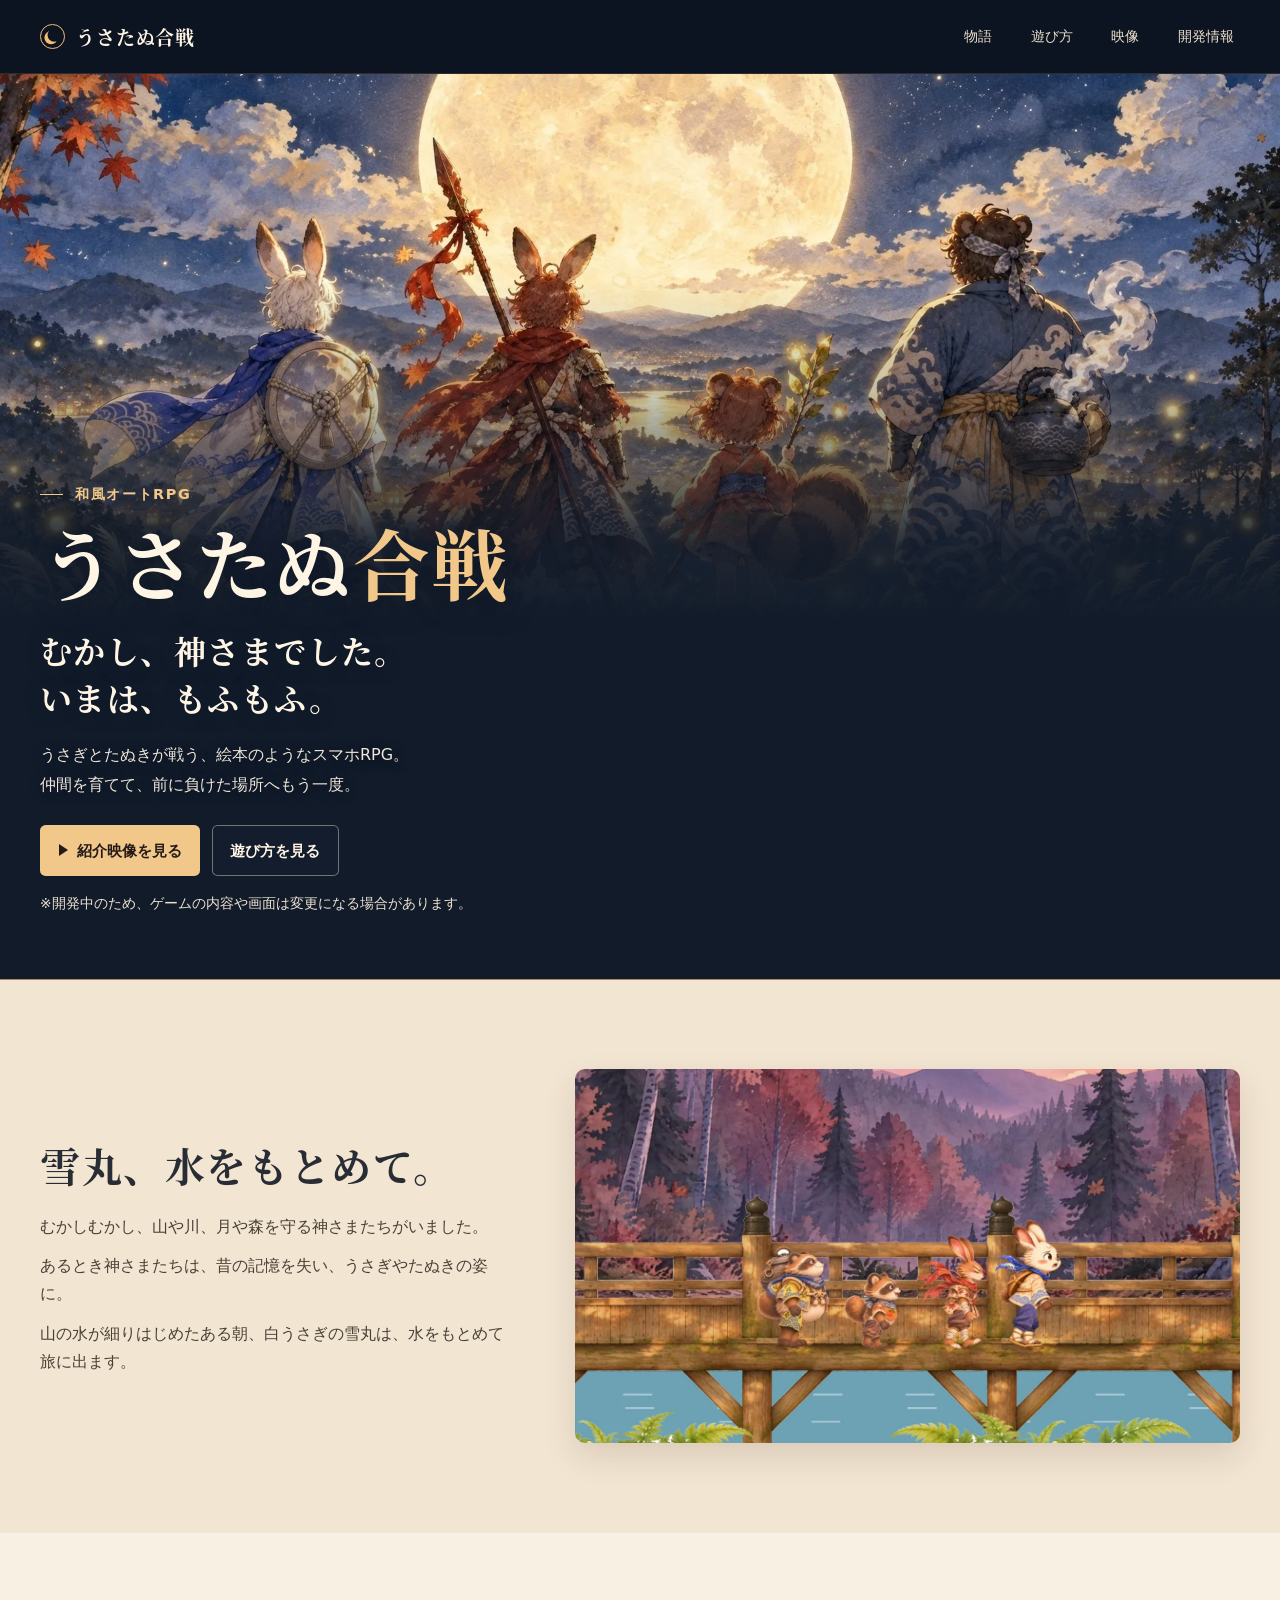
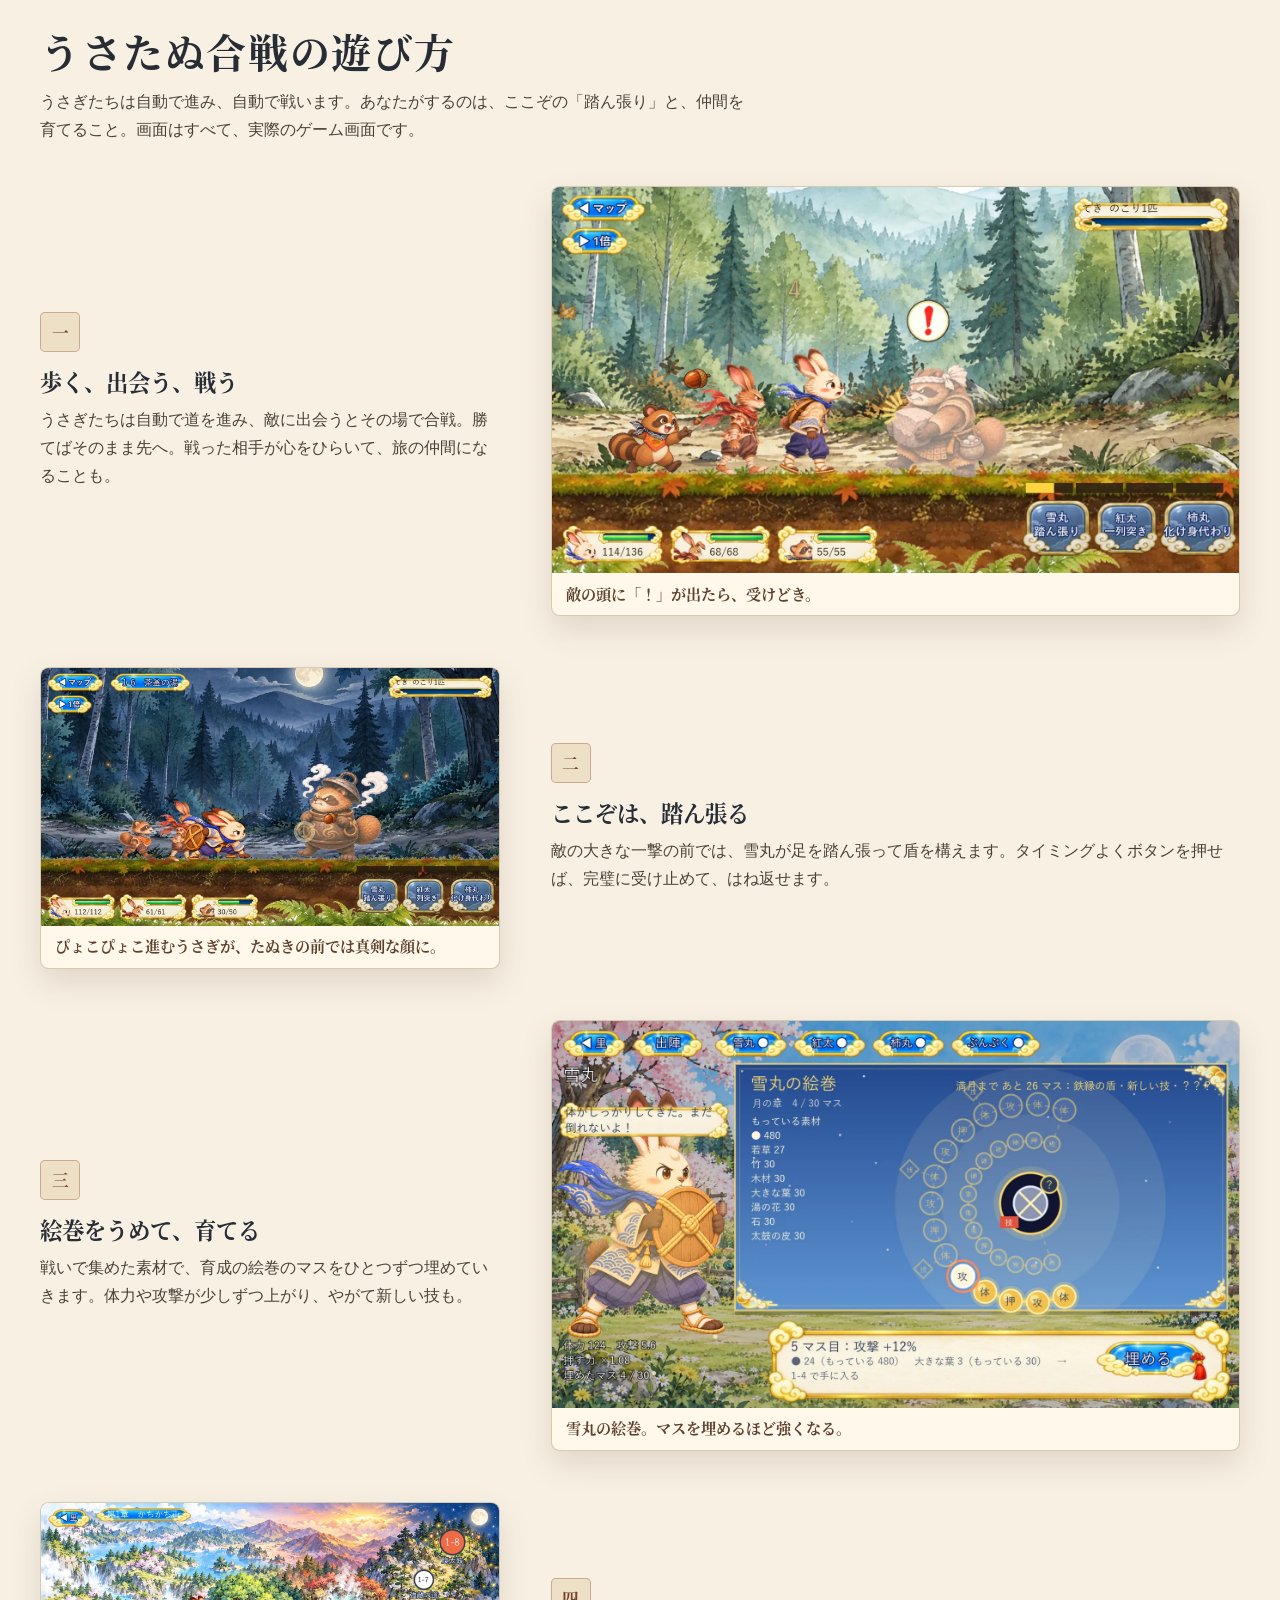
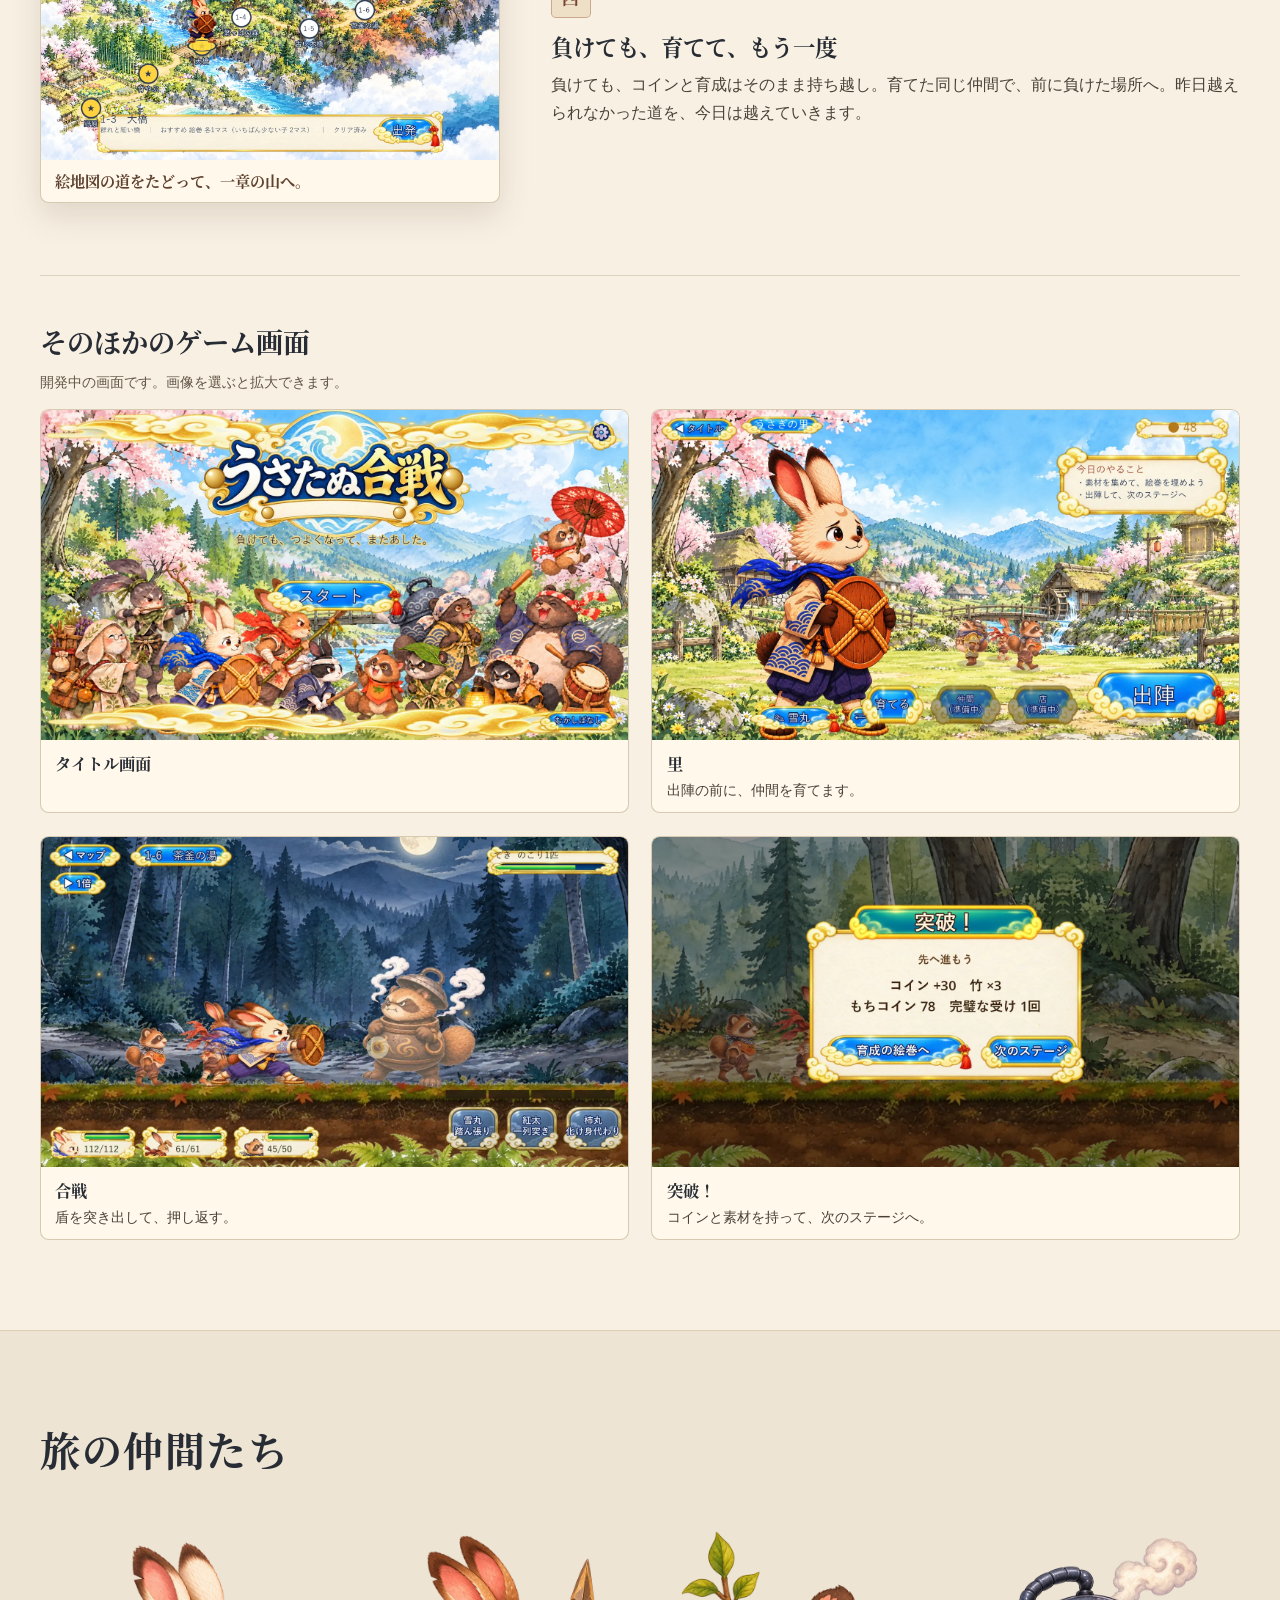
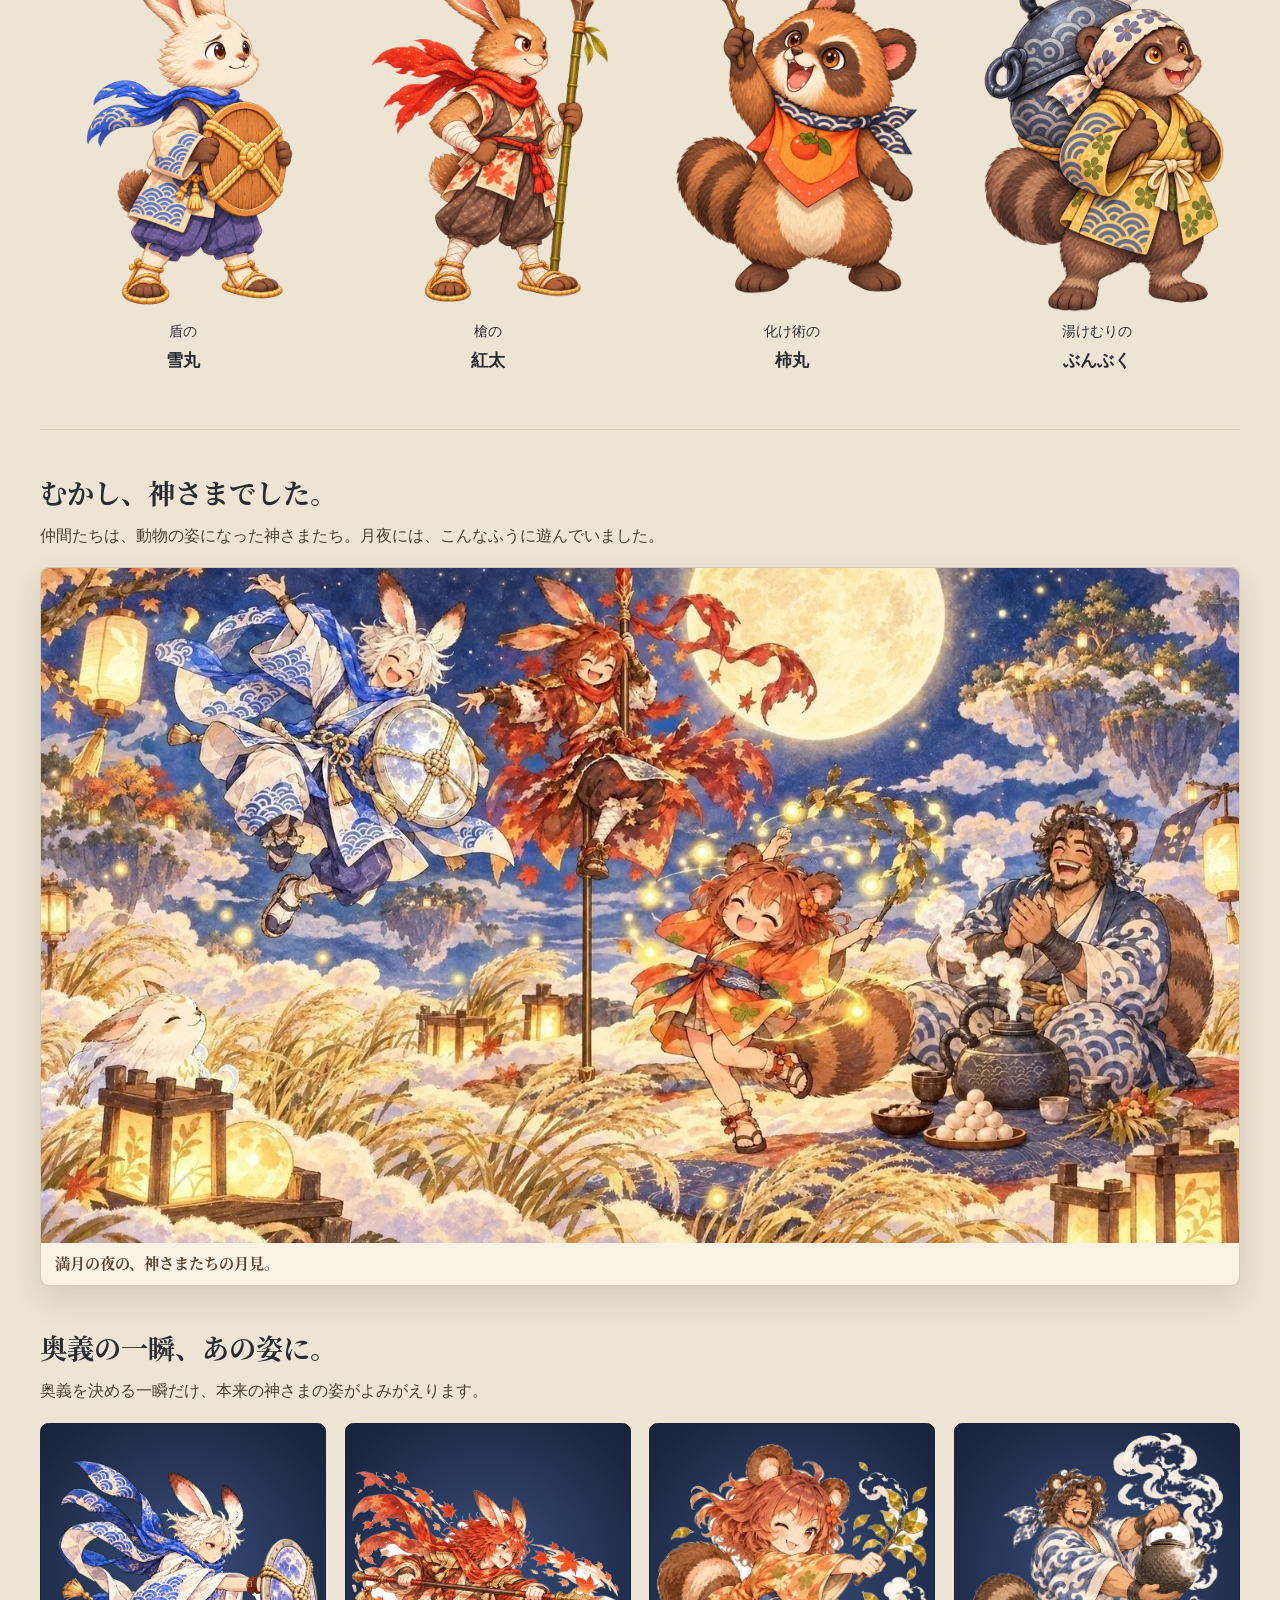
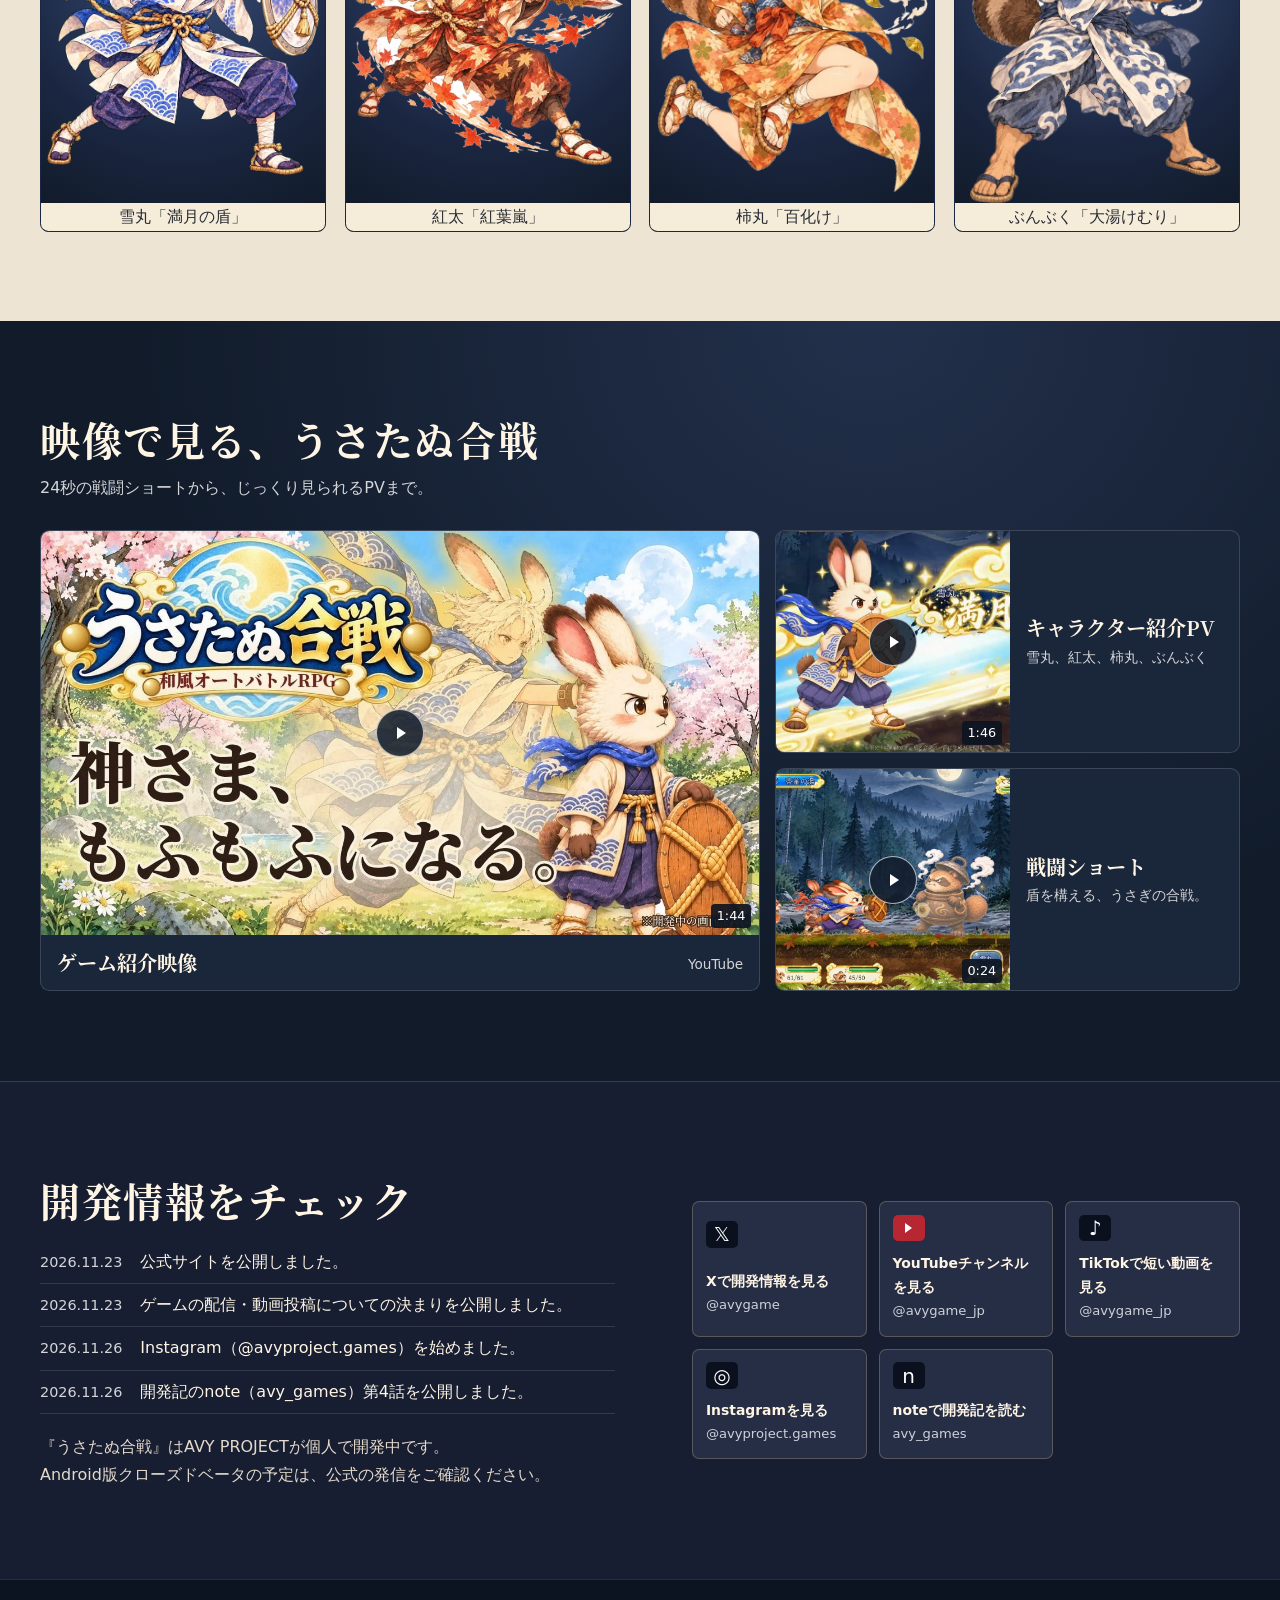
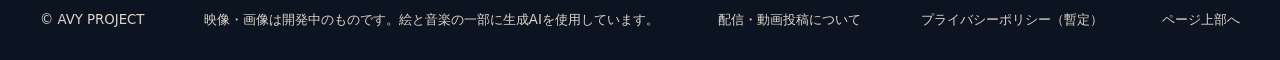
<file: index.html>
<!doctype html>
<html lang="ja">
<head>
  <meta charset="utf-8">
  <meta name="viewport" content="width=device-width, initial-scale=1">
  <meta name="theme-color" content="#111b2a">
  <meta name="description" content="うさぎとたぬきが戦う、絵本のような和風オートRPG。『うさたぬ合戦』の物語、遊び方、仲間たち、紹介映像を紹介します。">
  <title>うさたぬ合戦｜絵本のような和風オートRPG</title>
  <link rel="icon" href="assets/moonmark.png" type="image/png">
  <link rel="stylesheet" href="style.css">
</head>
<body id="top">
  <a class="skip" href="#main">本文へ</a>
  <header class="site-header">
    <div class="shell header-inner">
      <a class="wordmark" href="#top" aria-label="うさたぬ合戦 トップ">
        <span class="moon-mark" aria-hidden="true"></span>
        <span>うさたぬ合戦</span>
      </a>
      <nav aria-label="ページ内メニュー">
        <a href="#story">物語</a>
        <a href="#game">遊び方</a>
        <a href="#movies">映像</a>
        <a href="#news">開発情報</a>
      </nav>
    </div>
  </header>

  <main id="main">
    <section class="hero" aria-labelledby="title">
      <div class="hero-visual">
        <img src="assets/hero-gods.webp" srcset="assets/hero-gods-small.webp 900w, assets/hero-gods.webp 1920w" sizes="100vw" alt="満月の丘で、雪丸・紅太・柿丸・ぶんぶくの四人の神さまが、里の灯を見下ろしている" width="1920" height="1080" fetchpriority="high">
      </div>
      <div class="shell hero-inner">
        <div class="hero-copy">
          <p class="hero-kicker"><span></span> 和風オートRPG</p>
          <h1 id="title"><span>うさたぬ</span><span class="title-gold">合戦</span></h1>
          <p class="hero-line">むかし、神さまでした。<br>いまは、もふもふ。</p>
          <p class="hero-description">うさぎとたぬきが戦う、絵本のようなスマホRPG。<br class="desktop-break">仲間を育てて、前に負けた場所へもう一度。</p>
          <div class="hero-actions">
            <a class="button button-gold" href="#movies"><span class="play-icon" aria-hidden="true"></span> 紹介映像を見る</a>
            <a class="button button-outline" href="#game">遊び方を見る</a>
          </div>
          <p class="development-note">※開発中のため、ゲームの内容や画面は変更になる場合があります。</p>
        </div>
      </div>
    </section>

    <section class="story section" id="story" aria-labelledby="story-title">
      <div class="shell story-grid">
        <div class="story-copy">
          <h2 id="story-title">雪丸、水をもとめて。</h2>
          <p>むかしむかし、山や川、月や森を守る神さまたちがいました。</p>
          <p>あるとき神さまたちは、昔の記憶を失い、うさぎやたぬきの姿に。</p>
          <p>山の水が細りはじめたある朝、白うさぎの雪丸は、水をもとめて旅に出ます。</p>
        </div>
        <img class="story-art" src="assets/story-dusk.webp" alt="夕暮れの橋を、雪丸たち四人が並んで帰っていく" width="1400" height="788" loading="lazy">
      </div>
    </section>

    <section class="game section" id="game" aria-labelledby="game-title">
      <div class="shell">
        <h2 id="game-title">うさたぬ合戦の遊び方</h2>
        <p class="game-lead">うさぎたちは自動で進み、自動で戦います。あなたがするのは、ここぞの「踏ん張り」と、仲間を育てること。画面はすべて、実際のゲーム画面です。</p>
        <ol class="steps">
          <li class="step">
            <div class="step-copy">
              <span class="step-no" aria-hidden="true">一</span>
              <h3>歩く、出会う、戦う</h3>
              <p>うさぎたちは自動で道を進み、敵に出会うとその場で合戦。勝てばそのまま先へ。戦った相手が心をひらいて、旅の仲間になることも。</p>
            </div>
            <figure class="step-shot">
              <a href="assets/game-meet.webp" aria-label="戦闘画面を拡大"><img src="assets/game-meet.webp" alt="森の道で、雪丸たちが大きなたぬきと向かい合う戦闘画面。たぬきの頭の上には「！」が出ている" width="1600" height="900" loading="lazy"></a>
              <figcaption>敵の頭に「！」が出たら、受けどき。</figcaption>
            </figure>
          </li>
          <li class="step">
            <div class="step-copy">
              <span class="step-no" aria-hidden="true">二</span>
              <h3>ここぞは、踏ん張る</h3>
              <p>敵の大きな一撃の前では、雪丸が足を踏ん張って盾を構えます。タイミングよくボタンを押せば、完璧に受け止めて、はね返せます。</p>
            </div>
            <figure class="step-shot">
              <a href="assets/game-brace.webp" aria-label="踏ん張る場面を拡大"><img src="assets/game-brace.webp" alt="腰を落として木の盾を構える雪丸。奥には茶釜を背負ったたぬきが立っている" width="1600" height="900" loading="lazy"></a>
              <figcaption>ぴょこぴょこ進むうさぎが、たぬきの前では真剣な顔に。</figcaption>
            </figure>
          </li>
          <li class="step">
            <div class="step-copy">
              <span class="step-no" aria-hidden="true">三</span>
              <h3>絵巻をうめて、育てる</h3>
              <p>戦いで集めた素材で、育成の絵巻のマスをひとつずつ埋めていきます。体力や攻撃が少しずつ上がり、やがて新しい技も。</p>
            </div>
            <figure class="step-shot">
              <a href="assets/game-scroll.webp" aria-label="育成の絵巻を拡大"><img src="assets/game-scroll.webp" alt="雪丸の立ち絵と、素材を使って埋める丸い絵巻のマスが並ぶ育成画面" width="1600" height="900" loading="lazy"></a>
              <figcaption>雪丸の絵巻。マスを埋めるほど強くなる。</figcaption>
            </figure>
          </li>
          <li class="step">
            <div class="step-copy">
              <span class="step-no" aria-hidden="true">四</span>
              <h3>負けても、育てて、もう一度</h3>
              <p>負けても、コインと育成はそのまま持ち越し。育てた同じ仲間で、前に負けた場所へ。昨日越えられなかった道を、今日は越えていきます。</p>
            </div>
            <figure class="step-shot">
              <a href="assets/game-map.webp" aria-label="ステージの地図を拡大"><img src="assets/game-map.webp" alt="川と森と山をえがいた絵地図に、1-1から1-8までのステージが道でつながっている" width="1600" height="900" loading="lazy"></a>
              <figcaption>絵地図の道をたどって、一章の山へ。</figcaption>
            </figure>
          </li>
        </ol>
      </div>
      <div class="shell game-screens">
        <h3>そのほかのゲーム画面</h3>
        <p class="screen-note">開発中の画面です。画像を選ぶと拡大できます。</p>
        <div class="screen-grid">
          <figure>
            <a href="assets/game-title.webp" aria-label="タイトル画面を拡大"><img src="assets/game-title.webp" alt="桜の里に仲間たちが並ぶ、うさたぬ合戦のタイトル画面" width="1600" height="900" loading="lazy"></a>
            <figcaption>タイトル画面</figcaption>
          </figure>
          <figure>
            <a href="assets/game-home.webp" aria-label="里の画面を拡大"><img src="assets/game-home.webp" alt="桜と水車の里に立つ雪丸。育てる、仲間、出陣のボタンが並ぶ" width="1600" height="900" loading="lazy"></a>
            <figcaption>里<span>出陣の前に、仲間を育てます。</span></figcaption>
          </figure>
          <figure>
            <a href="assets/game-attack.webp" aria-label="攻撃の場面を拡大"><img src="assets/game-attack.webp" alt="雪丸が木の盾を突き出し、茶釜のたぬきに向かっていく戦闘画面" width="1600" height="900" loading="lazy"></a>
            <figcaption>合戦<span>盾を突き出して、押し返す。</span></figcaption>
          </figure>
          <figure>
            <a href="assets/game-clear.webp" aria-label="突破の結果画面を拡大"><img src="assets/game-clear.webp" alt="「突破！」の文字とコインの結果が出ている画面" width="1600" height="900" loading="lazy"></a>
            <figcaption>突破！<span>コインと素材を持って、次のステージへ。</span></figcaption>
          </figure>
        </div>
      </div>
    </section>

    <section class="companions section" id="companions" aria-labelledby="companions-title">
      <div class="shell">
        <h2 class="companions-heading" id="companions-title">旅の仲間たち</h2>
        <div class="companion-lineup">
          <figure>
            <img src="assets/ally-yukimaru.webp" alt="青いマフラーを巻き、丸い木の盾を抱えた白うさぎの雪丸" width="610" height="900" loading="lazy">
            <figcaption><span>盾の</span><strong>雪丸</strong></figcaption>
          </figure>
          <figure>
            <img src="assets/ally-kota.webp" alt="赤いマフラーをなびかせ、竹の槍を持つ茶色いうさぎの紅太" width="616" height="900" loading="lazy">
            <figcaption><span>槍の</span><strong>紅太</strong></figcaption>
          </figure>
          <figure>
            <img src="assets/ally-kakimaru.webp" alt="柿の絵の前かけをして、葉のついた枝を高くかかげる子だぬきの柿丸" width="600" height="900" loading="lazy">
            <figcaption><span>化け術の</span><strong>柿丸</strong></figcaption>
          </figure>
          <figure>
            <img src="assets/ally-bunbuku.webp" alt="波柄の鉄の茶釜を背負った、どっしりしたたぬきのぶんぶく" width="599" height="900" loading="lazy">
            <figcaption><span>湯けむりの</span><strong>ぶんぶく</strong></figcaption>
          </figure>
        </div>
        <div class="gods">
          <div class="gods-copy">
            <h3>むかし、神さまでした。</h3>
            <p>仲間たちは、動物の姿になった神さまたち。月夜には、こんなふうに遊んでいました。</p>
          </div>
          <figure class="gods-wide">
            <img src="assets/gods-moon.webp" alt="満月の夜、空に浮かぶ島のそばで、雪丸、紅太、柿丸、ぶんぶくの四人の神さまが、ススキの原で月見の宴をひらいている" width="1500" height="844" loading="lazy">
            <figcaption>満月の夜の、神さまたちの月見。</figcaption>
          </figure>
          <div class="gods-copy gods-copy-skill">
            <h3>奥義の一瞬、あの姿に。</h3>
            <p>奥義を決める一瞬だけ、本来の神さまの姿がよみがえります。</p>
          </div>
          <div class="gods-row">
            <figure><img src="assets/pose-yukimaru.webp" alt="盾を突き出す、神さまの姿の雪丸" width="655" height="760" loading="lazy"><figcaption>雪丸「満月の盾」</figcaption></figure>
            <figure><img src="assets/pose-kouta.webp" alt="もみじの風とともに槍を突く、神さまの姿の紅太" width="702" height="760" loading="lazy"><figcaption>紅太「紅葉嵐」</figcaption></figure>
            <figure><img src="assets/pose-kakimaru.webp" alt="葉の枝を振って跳ぶ、神さまの姿の柿丸" width="592" height="760" loading="lazy"><figcaption>柿丸「百化け」</figcaption></figure>
            <figure><img src="assets/pose-bunbuku.webp" alt="鉄瓶を前へ突き出して踏ん張る、神さまの姿のぶんぶく" width="521" height="760" loading="lazy"><figcaption>ぶんぶく「大湯けむり」</figcaption></figure>
          </div>
        </div>
      </div>
    </section>

    <section class="movies section" id="movies" aria-labelledby="movies-title">
      <div class="shell">
        <div class="movies-heading">
          <h2 id="movies-title">映像で見る、うさたぬ合戦</h2>
          <p>24秒の戦闘ショートから、じっくり見られるPVまで。</p>
        </div>
        <div class="movie-grid">
          <a class="movie-card movie-main" data-destination="trailer" href="https://www.youtube.com/watch?v=mt2KDqrmIa4">
            <div class="movie-image">
              <img src="assets/trailer.webp" alt="" width="1280" height="720" loading="lazy">
              <span class="movie-play" aria-hidden="true"><span class="play-icon"></span></span>
              <span class="duration">1:44</span>
            </div>
            <div class="movie-copy"><h3>ゲーム紹介映像</h3><span>YouTube</span></div>
          </a>
          <a class="movie-card movie-side" data-destination="characters" href="https://www.youtube.com/watch?v=RHWW4kNy9fU">
            <div class="movie-image">
              <img src="assets/characters.webp" alt="" width="1280" height="720" loading="lazy">
              <span class="movie-play" aria-hidden="true"><span class="play-icon"></span></span>
              <span class="duration">1:46</span>
            </div>
            <div class="movie-copy"><h3>キャラクター紹介PV</h3><span>雪丸、紅太、柿丸、ぶんぶく</span></div>
          </a>
          <a class="movie-card movie-side short-card" data-destination="short" href="https://www.youtube.com/shorts/fyzCvCPUL_Q">
            <div class="movie-image">
              <img src="assets/short.webp" alt="" width="1280" height="720" loading="lazy">
              <span class="movie-play" aria-hidden="true"><span class="play-icon"></span></span>
              <span class="duration">0:24</span>
            </div>
            <div class="movie-copy"><h3>戦闘ショート</h3><span>盾を構える、うさぎの合戦。</span></div>
          </a>
        </div>
      </div>
    </section>

    <section class="news section" id="news" aria-labelledby="news-title">
      <div class="shell news-grid">
        <div>
          <h2 id="news-title">開発情報をチェック</h2>
          <ul class="notice-list">
            <li><time datetime="2026-11-23">2026.11.23</time> 公式サイトを公開しました。</li>
            <li><time datetime="2026-11-23">2026.11.23</time> ゲームの<a href="guidelines.html">配信・動画投稿について</a>の決まりを公開しました。</li>
            <li><time datetime="2026-11-26">2026.11.26</time> Instagram（<a href="https://www.instagram.com/avyproject.games/">@avyproject.games</a>）を始めました。</li>
            <li><time datetime="2026-11-26">2026.11.26</time> 開発記のnote（<a href="https://note.com/avy_games">avy_games</a>）第4話を公開しました。</li>
          </ul>
          <p>『うさたぬ合戦』はAVY PROJECTが個人で開発中です。<br>Android版クローズドベータの予定は、公式の発信をご確認ください。</p>
        </div>
        <div class="socials">
          <a class="social" data-destination="x" href="https://x.com/avygame">
            <span class="social-icon social-x" aria-hidden="true">𝕏</span>
            <span><strong>Xで開発情報を見る</strong><small>@avygame</small></span>
          </a>
          <a class="social" data-destination="channel" href="https://www.youtube.com/@avygame_jp">
            <span class="social-icon social-youtube" aria-hidden="true"><span class="play-icon"></span></span>
            <span><strong>YouTubeチャンネルを見る</strong><small>@avygame_jp</small></span>
          </a>
          <a class="social" data-destination="tiktok" href="https://www.tiktok.com/@avygame_jp">
            <span class="social-icon social-x" aria-hidden="true">♪</span>
            <span><strong>TikTokで短い動画を見る</strong><small>@avygame_jp</small></span>
          </a>
          <a class="social" data-destination="instagram" href="https://www.instagram.com/avyproject.games/">
            <span class="social-icon social-x" aria-hidden="true">◎</span>
            <span><strong>Instagramを見る</strong><small>@avyproject.games</small></span>
          </a>
          <a class="social" data-destination="note" href="https://note.com/avy_games">
            <span class="social-icon social-x" aria-hidden="true">n</span>
            <span><strong>noteで開発記を読む</strong><small>avy_games</small></span>
          </a>
        </div>
      </div>
    </section>
  </main>

  <footer class="site-footer">
    <div class="shell footer-inner">
      <p>© AVY PROJECT</p>
      <p>映像・画像は開発中のものです。絵と音楽の一部に生成AIを使用しています。</p>
      <a href="guidelines.html">配信・動画投稿について</a>
      <a href="privacy.html">プライバシーポリシー（暫定）</a>
      <a href="#top">ページ上部へ</a>
    </div>
  </footer>
</body>
</html>
</file>
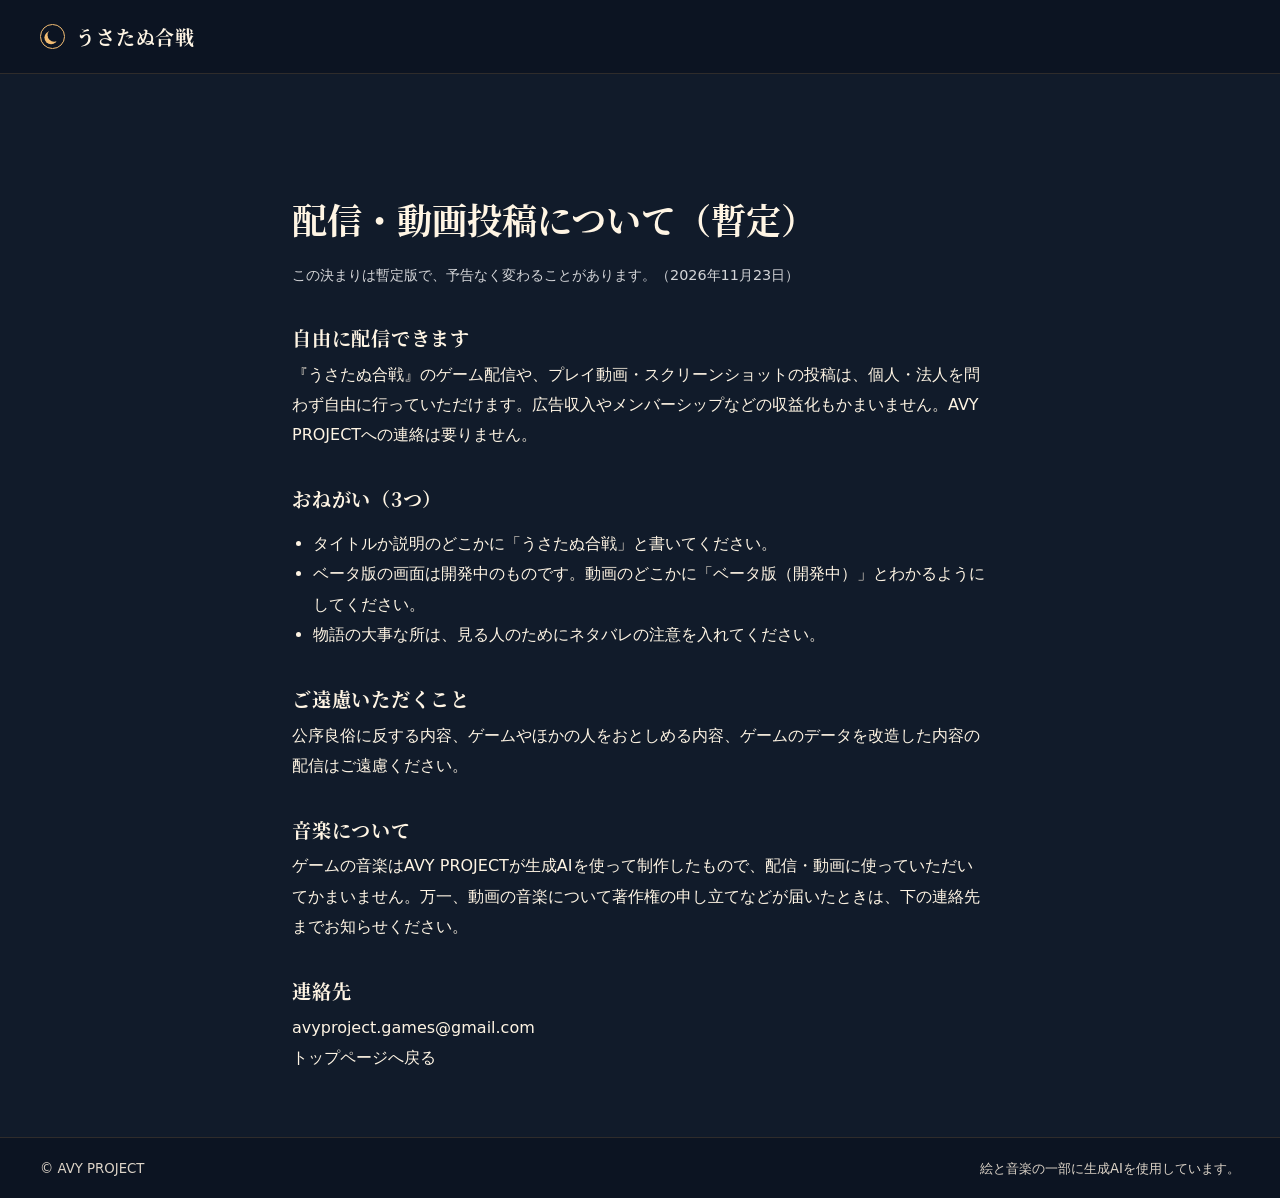
<file: guidelines.html>
<!doctype html>
<html lang="ja">
<head>
  <meta charset="utf-8">
  <meta name="viewport" content="width=device-width, initial-scale=1">
  <meta name="theme-color" content="#111b2a">
  <title>配信・動画投稿について（暫定）｜うさたぬ合戦</title>
  <link rel="icon" href="assets/moonmark.png" type="image/png">
  <link rel="stylesheet" href="style.css">
  <style>
    .policy { max-width: 46rem; margin: 0 auto; padding: 7rem 1.25rem 4rem; line-height: 1.9; }
    .policy h1 { font-size: clamp(1.6rem, 4vw, 2.2rem); margin-bottom: .6rem; }
    .policy h2 { font-size: 1.2rem; margin: 2.2rem 0 .5rem; }
    .policy .note { color: var(--muted); font-size: .9rem; }
    .policy ul { padding-left: 1.3rem; }
  </style>
</head>
<body>
  <header class="site-header">
    <div class="shell header-inner">
      <a class="wordmark" href="./" aria-label="うさたぬ合戦 トップへ">
        <span class="moon-mark" aria-hidden="true"></span>
        <span>うさたぬ合戦</span>
      </a>
    </div>
  </header>
  <main class="policy">
    <h1>配信・動画投稿について（暫定）</h1>
    <p class="note">この決まりは暫定版で、予告なく変わることがあります。（2026年11月23日）</p>

    <h2>自由に配信できます</h2>
    <p>『うさたぬ合戦』のゲーム配信や、プレイ動画・スクリーンショットの投稿は、個人・法人を問わず自由に行っていただけます。広告収入やメンバーシップなどの収益化もかまいません。AVY PROJECTへの連絡は要りません。</p>

    <h2>おねがい（3つ）</h2>
    <ul>
      <li>タイトルか説明のどこかに「うさたぬ合戦」と書いてください。</li>
      <li>ベータ版の画面は開発中のものです。動画のどこかに「ベータ版（開発中）」とわかるようにしてください。</li>
      <li>物語の大事な所は、見る人のためにネタバレの注意を入れてください。</li>
    </ul>

    <h2>ご遠慮いただくこと</h2>
    <p>公序良俗に反する内容、ゲームやほかの人をおとしめる内容、ゲームのデータを改造した内容の配信はご遠慮ください。</p>

    <h2>音楽について</h2>
    <p>ゲームの音楽はAVY PROJECTが生成AIを使って制作したもので、配信・動画に使っていただいてかまいません。万一、動画の音楽について著作権の申し立てなどが届いたときは、下の連絡先までお知らせください。</p>

    <h2>連絡先</h2>
    <p>avyproject.games@gmail.com</p>

    <p><a href="./">トップページへ戻る</a></p>
  </main>
  <footer class="site-footer">
    <div class="shell footer-inner">
      <p>© AVY PROJECT</p>
      <p>絵と音楽の一部に生成AIを使用しています。</p>
    </div>
  </footer>
</body>
</html>
</file>
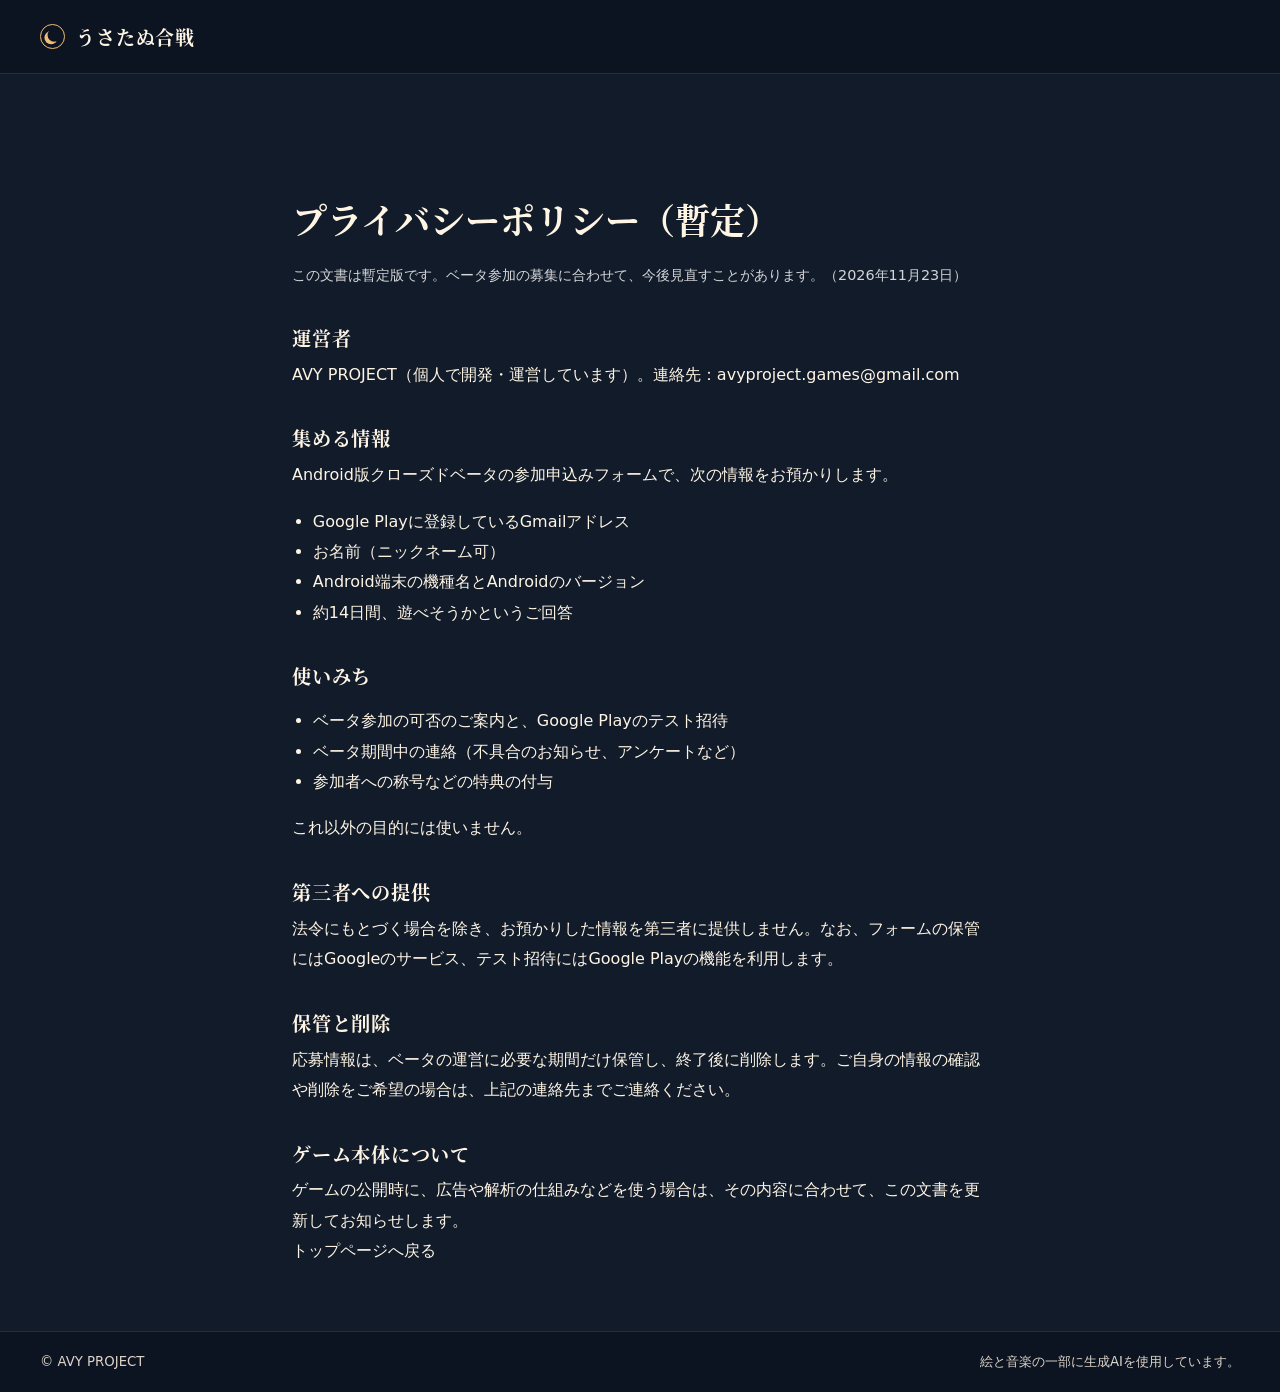
<file: privacy.html>
<!doctype html>
<html lang="ja">
<head>
  <meta charset="utf-8">
  <meta name="viewport" content="width=device-width, initial-scale=1">
  <meta name="theme-color" content="#111b2a">
  <title>プライバシーポリシー（暫定）｜うさたぬ合戦</title>
  <link rel="icon" href="assets/moonmark.png" type="image/png">
  <link rel="stylesheet" href="style.css">
  <style>
    .policy { max-width: 46rem; margin: 0 auto; padding: 7rem 1.25rem 4rem; line-height: 1.9; }
    .policy h1 { font-size: clamp(1.6rem, 4vw, 2.2rem); margin-bottom: .6rem; }
    .policy h2 { font-size: 1.2rem; margin: 2.2rem 0 .5rem; }
    .policy .note { color: var(--muted); font-size: .9rem; }
    .policy ul { padding-left: 1.3rem; }
  </style>
</head>
<body>
  <header class="site-header">
    <div class="shell header-inner">
      <a class="wordmark" href="./" aria-label="うさたぬ合戦 トップへ">
        <span class="moon-mark" aria-hidden="true"></span>
        <span>うさたぬ合戦</span>
      </a>
    </div>
  </header>
  <main class="policy">
    <h1>プライバシーポリシー（暫定）</h1>
    <p class="note">この文書は暫定版です。ベータ参加の募集に合わせて、今後見直すことがあります。（2026年11月23日）</p>

    <h2>運営者</h2>
    <p>AVY PROJECT（個人で開発・運営しています）。連絡先：avyproject.games@gmail.com</p>

    <h2>集める情報</h2>
    <p>Android版クローズドベータの参加申込みフォームで、次の情報をお預かりします。</p>
    <ul>
      <li>Google Playに登録しているGmailアドレス</li>
      <li>お名前（ニックネーム可）</li>
      <li>Android端末の機種名とAndroidのバージョン</li>
      <li>約14日間、遊べそうかというご回答</li>
    </ul>

    <h2>使いみち</h2>
    <ul>
      <li>ベータ参加の可否のご案内と、Google Playのテスト招待</li>
      <li>ベータ期間中の連絡（不具合のお知らせ、アンケートなど）</li>
      <li>参加者への称号などの特典の付与</li>
    </ul>
    <p>これ以外の目的には使いません。</p>

    <h2>第三者への提供</h2>
    <p>法令にもとづく場合を除き、お預かりした情報を第三者に提供しません。なお、フォームの保管にはGoogleのサービス、テスト招待にはGoogle Playの機能を利用します。</p>

    <h2>保管と削除</h2>
    <p>応募情報は、ベータの運営に必要な期間だけ保管し、終了後に削除します。ご自身の情報の確認や削除をご希望の場合は、上記の連絡先までご連絡ください。</p>

    <h2>ゲーム本体について</h2>
    <p>ゲームの公開時に、広告や解析の仕組みなどを使う場合は、その内容に合わせて、この文書を更新してお知らせします。</p>

    <p><a href="./">トップページへ戻る</a></p>
  </main>
  <footer class="site-footer">
    <div class="shell footer-inner">
      <p>© AVY PROJECT</p>
      <p>絵と音楽の一部に生成AIを使用しています。</p>
    </div>
  </footer>
</body>
</html>
</file>
<file: style.css>
@font-face {
  font-family: "Noto Serif JP";
  src: url("assets/heading.woff") format("woff");
  font-style: normal;
  font-weight: 700;
  font-display: swap;
}

:root {
  color-scheme: dark;
  --ink: #111b2a;
  --midnight: #0c1422;
  --ivory: #fff5e4;
  --muted: #d4d5d8;
  --gold: #f1c889;
  --line: #9e79473d;
  --paper: #f8f1e3;
  --paper-ink: #282d35;
  --serif: "Noto Serif JP", "Yu Mincho", YuMincho, "Hiragino Mincho ProN", serif;
  --sans: system-ui, "Hiragino Sans", "Yu Gothic", Meiryo, sans-serif;
}

*, *::before, *::after { box-sizing: border-box; }
html { scroll-padding-top: 1.25rem; }
body { margin: 0; background: var(--ink); color: var(--ivory); font: 1rem/1.75 var(--sans); }
img { display: block; width: 100%; height: auto; }
a { color: inherit; text-decoration: none; }
a:focus-visible { outline: 3px solid #ed9a5a; outline-offset: 5px; }
h1, h2, h3, p, figure { margin: 0; }
h1, h2, h3, .wordmark, .hero-line { font-family: var(--serif); font-weight: 700; }
h2 { font-size: clamp(1.65rem, 3.25vw, 2.5rem); line-height: 1.4; letter-spacing: .04em; }
.shell { width: min(100% - 5rem, 76rem); margin-inline: auto; }
.section { padding-block: clamp(3.5rem, 7vw, 6.3rem); }

.skip { position: absolute; top: .5rem; left: .75rem; z-index: 3; background: var(--gold); color: var(--midnight); padding: .6rem 1rem; transform: translateY(-160%); }
.skip:focus { transform: none; }
.site-header { background: var(--midnight); border-bottom: 1px solid var(--line); }
.header-inner { min-height: 4.55rem; display: flex; align-items: center; justify-content: space-between; gap: .75rem 1rem; }
.wordmark { display: inline-flex; align-items: center; gap: .7rem; min-height: 44px; white-space: nowrap; font-size: 1.19rem; letter-spacing: .045em; }
.moon-mark { width: 1.55rem; aspect-ratio: 1; border: 1px solid #f3bd73; border-radius: 50%; display: inline-grid; place-items: center; flex: none; }
.moon-mark::before { content: ""; width: .82rem; aspect-ratio: 1; border-radius: 50%; box-shadow: -.19rem .15rem 0 .01rem #f3bd73; transform: translate(.1rem, -.08rem); }
.site-header nav { display: flex; gap: clamp(.25rem, 2vw, 1.8rem); }
.site-header nav a { display: grid; place-items: center; padding: .55rem .4rem; min-height: 44px; font-size: .9rem; white-space: nowrap; color: #ebdeca; }
.site-header nav a:hover, .site-footer a:hover { color: var(--gold); text-decoration: underline; text-underline-offset: .4em; }

.hero { position: relative; isolation: isolate; background: var(--ink); border-bottom: 1px solid #ad885f; }
.hero-visual { position: relative; z-index: -1; overflow: hidden; aspect-ratio: 21 / 9; max-height: 40rem; width: 100%; }
.hero-visual img { width: 100%; height: 100%; object-fit: cover; object-position: 50% 42%; }
.hero-visual::after { content: ""; position: absolute; inset: 0; background: linear-gradient(0deg, #111b2a 0%, #111b2ae6 14%, #111b2a40 40%, transparent 62%); }
.hero-inner { min-height: 0; display: flex; align-items: flex-start; justify-content: flex-start; margin-top: clamp(-9rem, -11vw, -4rem); padding-bottom: clamp(2.5rem, 5vw, 4rem); }
.hero-copy { width: min(100%, 44rem); min-width: 0; position: relative; }
.hero-kicker { display: flex; align-items: center; gap: .75rem; color: var(--gold); font-weight: 700; font-size: .9rem; letter-spacing: .11em; }
.hero-kicker span { width: 1.45rem; height: 1px; background: var(--gold); }
.hero h1 { font-size: clamp(2.75rem, 6vw, 6rem); line-height: 1.2; letter-spacing: .015em; margin: .55rem 0 1.2rem; text-shadow: 0 4px 28px #0b1220bd; }
.hero h1 span { display: inline-block; }
.title-gold { color: var(--gold); }
.hero-line { font-size: clamp(1.42rem, 2.5vw, 2.25rem); line-height: 1.48; letter-spacing: .045em; text-shadow: 0 2px 16px #101b2a; }
.hero-description { margin-top: 1.15rem; color: #f0e7da; line-height: 1.85; text-shadow: 0 2px 12px #0b1220; }
.hero-actions { display: flex; flex-wrap: wrap; gap: .7rem; margin-top: 1.6rem; }
.development-note { margin-top: 1rem; color: #ede2d1; font-size: .86rem; line-height: 1.65; }
.button { display: inline-flex; align-items: center; justify-content: center; gap: .58rem; min-height: 3.2rem; padding: .62rem 1.1rem; border: 1px solid transparent; border-radius: .35rem; font-size: .92rem; font-weight: 700; transition: background-color .16s, border-color .16s; }
.button-gold { background: var(--gold); color: #251a18; }
.button-gold:hover { background: #ffdea8; }
.button-outline { border-color: #e9dccc73; background: #151e2fb3; }
.button-outline:hover { background: #2b374a; border-color: #f1e2c7; }
.play-icon { display: inline-block; width: 0; height: 0; border-top: .39rem solid transparent; border-bottom: .39rem solid transparent; border-left: .61rem solid currentColor; flex: none; }

.story { background: #f2e5d2; color: var(--paper-ink); }
.story-grid { display: grid; grid-template-columns: minmax(0, .83fr) minmax(0, 1.17fr); gap: clamp(1.5rem, 5vw, 4.6rem); align-items: center; }
.story h2 { margin-bottom: 1.25rem; }
.story p { color: #494137; }
.story p + p { margin-top: .72rem; }
.story-art { border-radius: .62rem; box-shadow: 0 13px 32px #42291e22; }

.game { background: var(--paper); color: var(--paper-ink); }
.game h2 { margin-bottom: .6rem; }
.game-lead { max-width: 44rem; color: #494137; }
.steps { list-style: none; margin: clamp(1.6rem, 4vw, 2.6rem) 0 0; padding: 0; display: grid; gap: clamp(1.8rem, 4.5vw, 3.2rem); }
.step { display: grid; grid-template-columns: minmax(0, .8fr) minmax(0, 1.2fr); gap: clamp(1.2rem, 4vw, 3.4rem); align-items: center; }
.step:nth-child(even) .step-copy { order: 2; }
.step-no { display: inline-grid; place-items: center; width: 2.5rem; aspect-ratio: 1; border: 1px solid #a36b4d76; border-radius: .3rem; background: #eedfc7; color: #75432c; font: 700 1.05rem var(--serif); margin-bottom: .6rem; }
.step h3 { font-size: clamp(1.15rem, 2vw, 1.4rem); margin-bottom: .3rem; }
.step p { color: #494137; }
.step-shot { overflow: hidden; border: 1px solid #9b896269; border-radius: .55rem; background: #fff8eb; box-shadow: 0 13px 32px #42291e22; }
.step-shot a { display: block; background: var(--ink); }
.step-shot figcaption { padding: .6rem .9rem; font: 700 .95rem/1.5 var(--serif); color: #5e412e; }
.game-screens { margin-top: clamp(2.5rem, 6vw, 4.5rem); padding-top: clamp(1.8rem, 4vw, 2.6rem); border-top: 1px solid #765b3836; }
.game-screens h3 { font-size: clamp(1.25rem, 2.4vw, 1.7rem); }
.screen-note { margin: .3rem 0 .9rem; color: #625547; font-size: .875rem; }
.screen-grid { display: grid; grid-template-columns: repeat(2, minmax(0, 1fr)); gap: clamp(.8rem, 2vw, 1.4rem); }
.screen-grid figure { overflow: hidden; border: 1px solid #9b896269; border-radius: .55rem; background: #fff8eb; }
.screen-grid a { display: block; background: var(--ink); }
.screen-grid a:focus-visible { position: relative; outline-offset: -4px; }
.screen-grid img { aspect-ratio: 16 / 9; object-fit: cover; }
.screen-grid figcaption { padding: .7rem .9rem; font: 700 1.02rem/1.5 var(--serif); }
.screen-grid figcaption span { display: block; margin-top: .25rem; color: #494137; font: 400 .9rem/1.5 var(--sans); }

.companions { color: var(--paper-ink); background: #eee4d3; border-top: 1px solid #a582573b; }
.companions-heading { margin-bottom: 1.7rem; }
.companion-lineup { display: grid; grid-template-columns: repeat(4, minmax(0, 1fr)); gap: clamp(.65rem, 1.5vw, 1.15rem); }
.companion-lineup figure,
.companion-lineup img { aspect-ratio: 2 / 3; object-fit: contain; padding: .6rem .5rem 0; }
.companion-lineup figcaption,
.companion-lineup figcaption { padding-inline: .35rem; text-align: center; }
.companion-lineup figcaption span,
.companion-lineup figcaption strong { display: block; }
.companion-lineup figcaption span { font-size: .86rem; }
.companion-lineup figcaption strong { margin-top: .12rem; color: var(--paper-ink); font-size: 1.08rem; }

.movies { background: radial-gradient(ellipse at 68% 0%, #22304b, transparent 60%), var(--ink); }
.movies-heading { margin-bottom: 1.75rem; }
.movies-heading p { color: var(--muted); margin-top: .45rem; }
.movie-grid { display: grid; grid-template-columns: 1.55fr 1fr; grid-template-rows: 1fr 1fr; gap: .95rem; }
.movie-card { display: grid; overflow: hidden; background: #1a2639; border: 1px solid #6d748269; border-radius: .6rem; transition: background-color .16s, border-color .16s; }
.movie-card:hover { background: #24334a; border-color: var(--gold); }
.movie-main { grid-row: span 2; grid-template-rows: 1fr auto; }
.movie-side { grid-template-columns: minmax(0, 1.02fr) minmax(0, 1fr); }
.movie-image { position: relative; background: #2f3a4f; overflow: hidden; }
.movie-image img { width: 100%; height: 100%; object-fit: cover; }
.movie-main .movie-image img { aspect-ratio: 16 / 9; }
.movie-side .movie-image img { object-position: 31% center; min-height: 8rem; }
.short-card .movie-image img { object-position: 50%; }
.movie-play { position: absolute; left: 50%; top: 50%; transform: translate(-50%, -50%); display: grid; place-items: center; aspect-ratio: 1; width: 3rem; border-radius: 50%; border: 1px solid #ffffffa8; background: #111b2adb; color: white; }
.movie-play .play-icon { margin-left: .12rem; }
.movie-card:hover .movie-play { color: var(--midnight); border-color: var(--gold); background: var(--gold); }
.duration { position: absolute; right: .5rem; bottom: .45rem; background: #0c1422e8; color: white; border-radius: .25rem; padding: .05rem .36rem; font-size: .8rem; font-variant-numeric: tabular-nums; }
.movie-copy { min-width: 0; align-self: center; padding: .82rem 1rem; }
.movie-copy h3 { font-size: clamp(1.04rem, 1.6vw, 1.26rem); line-height: 1.45; }
.movie-copy span { display: block; margin-top: .22rem; color: var(--muted); font-size: .85rem; }
.movie-main .movie-copy { display: flex; align-items: center; justify-content: space-between; gap: .75rem; }

.news { background: #171e32; border-top: 1px solid #ab83534d; }
.news-grid { display: grid; grid-template-columns: minmax(0, 1.05fr) minmax(0, 1fr); align-items: center; gap: 1.5rem clamp(1.5rem, 6vw, 6rem); }
.news p { margin-top: .8rem; color: #e4d9ca; }
.socials { display: grid; grid-template-columns: repeat(3, minmax(0, 1fr)); gap: .75rem; }
.social { display: flex; flex-wrap: wrap; align-items: center; gap: .6rem .75rem; min-height: 4.75rem; padding: .8rem; background: #262e45; border: 1px solid #92846e7d; border-radius: .45rem; transition: background-color .16s, border-color .16s; }
.social:hover { background: #353d54; border-color: var(--gold); }
.social-icon { display: grid; place-items: center; flex: none; width: 2rem; height: 1.65rem; border-radius: .32rem; background: #0a101e; color: white; font-size: 1.25rem; line-height: 1; }
.social-youtube { background: #b62732; }
.social-youtube .play-icon { border-top-width: .32rem; border-bottom-width: .32rem; border-left-width: .49rem; }
.social strong, .social small { display: block; }
.social strong { font-size: .87rem; }
.social small { color: #ced1d9; font-size: .82rem; }
.site-footer { background: var(--midnight); color: #ddd4c8; border-top: 1px solid var(--line); }
.footer-inner { display: flex; flex-wrap: wrap; align-items: center; justify-content: space-between; gap: .2rem 1.4rem; padding-block: 1.15rem; font-size: .83rem; }
.site-footer a { display: grid; align-items: center; min-height: 44px; }

@media (max-width: 950px) {
  .shell { width: calc(100% - 3.5rem); }
  .hero-copy { width: min(100%, 40rem); }
  .movie-grid { grid-template-columns: 1.24fr 1fr; }
}

@media (max-width: 740px) {
  .shell { width: calc(100% - 2.25rem); }
  .header-inner { min-height: 3.65rem; }
  .wordmark { font-size: 1rem; gap: .48rem; }
  .moon-mark { width: 1.22rem; }
  .moon-mark::before { width: .65rem; box-shadow: -.14rem .1rem 0 .01rem #f3bd73; }
  .site-header nav { gap: .1rem; }
  .site-header nav a { font-size: .83rem; padding-inline: .35rem; }
  .hero-visual { aspect-ratio: 16 / 10; max-height: none; }
  .hero-visual img { object-position: 50% 40%; }
  .hero-visual::after { background: linear-gradient(0deg, #111b2a 0%, #111b2acc 20%, transparent 55%); }
  .hero-inner { margin-top: -3.2rem; padding-bottom: 2.3rem; }
  .hero-copy { width: 100%; }
  .hero h1 { font-size: clamp(2.5rem, 10.5vw, 4.6rem); margin: .32rem 0 .62rem; }
  .hero-line { font-size: clamp(1.35rem, 4.8vw, 1.95rem); }
  .hero-description { margin-top: .7rem; }
  .desktop-break { display: none; }
  .hero-actions { margin-top: 1.1rem; }
  .story-grid, .news-grid { grid-template-columns: minmax(0, 1fr); }
      .movie-grid { grid-template-columns: minmax(0, 1fr); grid-template-rows: auto; gap: .7rem; }
  .movie-main { grid-row: auto; }
  .movie-side .movie-image img { min-height: 6rem; }
  .movie-side .movie-copy { padding-inline: .7rem; }
}

@media (max-width: 600px) {
  .companion-lineup { grid-template-columns: repeat(2, minmax(0, 1fr)); }
  .screen-grid { grid-template-columns: minmax(0, 1fr); }
}

@media (max-width: 475px) {
  .header-inner { display: grid; justify-content: stretch; gap: 0; padding-block: .1rem; }
  .wordmark { justify-self: start; }
  .site-header nav { display: grid; grid-template-columns: repeat(4, minmax(0, 1fr)); border-top: 1px solid var(--line); }
  .site-header nav a { padding-inline: .15rem; }
  }

@media (max-width: 355px) {
  .wordmark { gap: .3rem; font-size: .93rem; }
  .button { padding-inline: .75rem; }
  .socials { grid-template-columns: minmax(0, 1fr); }
}

@media (prefers-reduced-motion: reduce) {
  *, *::before, *::after { transition: none !important; }
}

.gods { margin-top: clamp(2rem, 5vw, 3.4rem); padding-top: clamp(1.6rem, 4vw, 2.4rem); border-top: 1px solid #a582573b; }
.gods-copy { margin-bottom: 1.1rem; }
.gods-copy h3 { font-size: clamp(1.25rem, 2.4vw, 1.7rem); }
.gods-copy p { margin-top: .35rem; color: #494137; }
.gods-row { display: grid; grid-template-columns: repeat(4, minmax(0, 1fr)); gap: clamp(.65rem, 1.5vw, 1.15rem); }
.gods-row img { aspect-ratio: 3 / 4; object-fit: contain; padding: .6rem .4rem 0; background: radial-gradient(circle at 50% 38%, #3b4f7c 0%, #1b2742 62%, #111b2a 100%); }
.gods-row figcaption { text-align: center; padding-inline: .35rem; }
@media (max-width: 740px) {
  .step { grid-template-columns: minmax(0, 1fr); gap: .9rem; }
  .step:nth-child(even) .step-copy { order: 0; }
}
@media (max-width: 600px) { .gods-row { grid-template-columns: repeat(2, minmax(0, 1fr)); } }

.gods-wide { margin-bottom: clamp(1.6rem, 4vw, 2.4rem); overflow: hidden; border: 1px solid #9b896265; border-radius: .55rem; background: #faf2e5; box-shadow: 0 13px 32px #42291e22; }
.gods-wide figcaption { padding: .6rem .9rem; font: 700 .95rem/1.5 var(--serif); color: #5e412e; }
.gods-copy-skill { margin-top: clamp(1.6rem, 4vw, 2.4rem); }
.gods-row figure { overflow: hidden; border: 1px solid #1b2742; border-radius: .52rem; background: #111b2a; }
.gods-row figcaption { background: #f6ecda; }

.notice-list { list-style: none; padding: 0; margin: .8rem 0 1.2rem; }
.notice-list li { padding: .45rem 0; border-bottom: 1px solid rgba(255,255,255,.12); }
.notice-list time { color: var(--muted); margin-right: .8rem; font-size: .9rem; }
</file>
